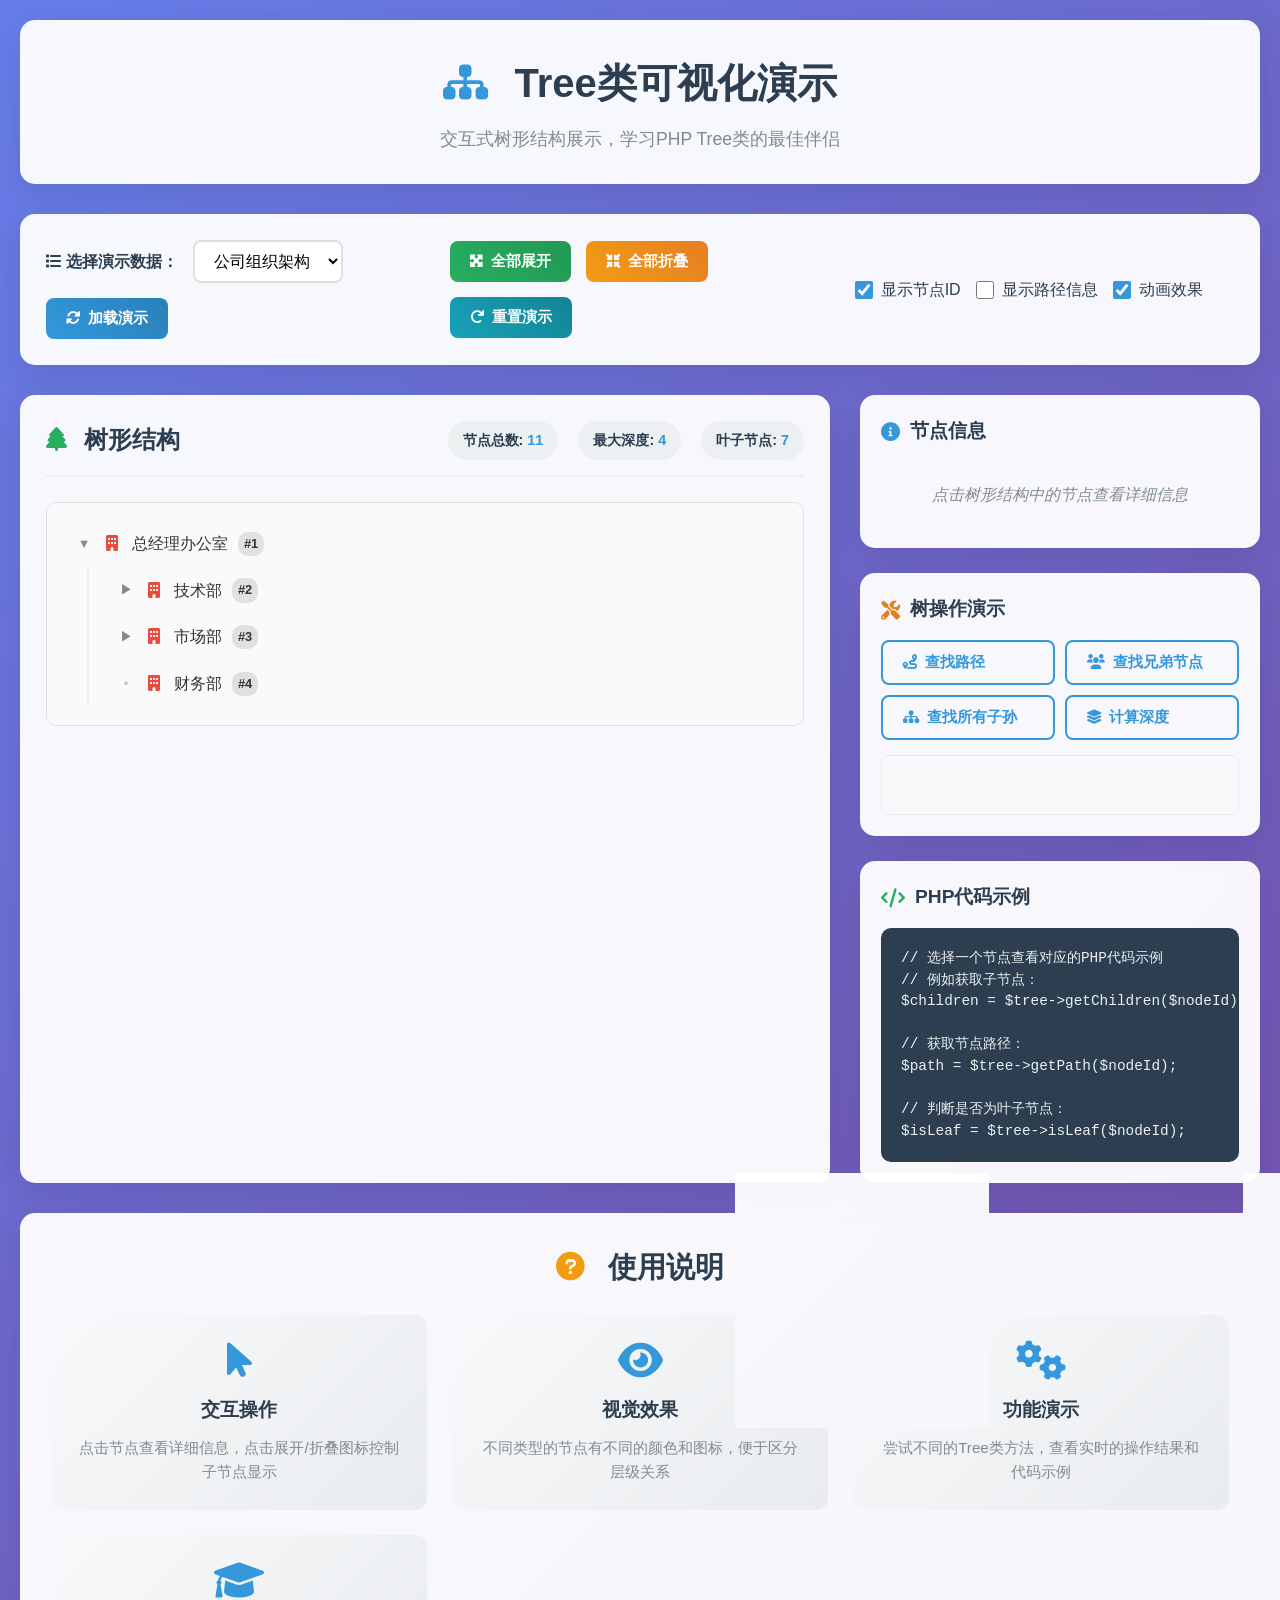
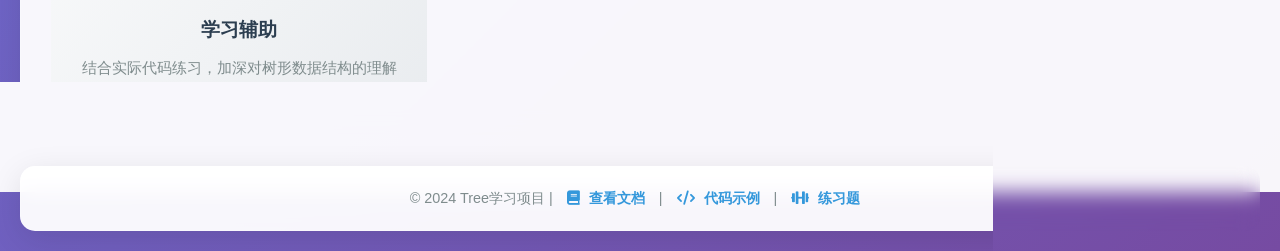
<file: tree/assets/tree_demo.html>
<!DOCTYPE html>
<html lang="zh-CN">
<head>
    <meta charset="UTF-8">
    <meta name="viewport" content="width=device-width, initial-scale=1.0">
    <title>Tree类可视化演示 - 交互式树形结构</title>
    <link rel="stylesheet" href="style.css">
    <link href="https://cdnjs.cloudflare.com/ajax/libs/font-awesome/6.0.0/css/all.min.css" rel="stylesheet">
</head>
<body>
    <div class="container">
        <!-- 头部 -->
        <header class="header">
            <h1><i class="fas fa-sitemap"></i> Tree类可视化演示</h1>
            <p>交互式树形结构展示，学习PHP Tree类的最佳伴侣</p>
        </header>

        <!-- 控制面板 -->
        <div class="control-panel">
            <div class="demo-selector">
                <label for="demo-select"><i class="fas fa-list"></i> 选择演示数据：</label>
                <select id="demo-select">
                    <option value="company">公司组织架构</option>
                    <option value="ecommerce">电商分类系统</option>
                    <option value="education">在线教育课程</option>
                    <option value="menu">网站导航菜单</option>
                    <option value="filesystem">文件系统结构</option>
                </select>
                <button id="load-demo" class="btn btn-primary">
                    <i class="fas fa-sync-alt"></i> 加载演示
                </button>
            </div>

            <div class="tree-controls">
                <button id="expand-all" class="btn btn-success">
                    <i class="fas fa-expand-arrows-alt"></i> 全部展开
                </button>
                <button id="collapse-all" class="btn btn-warning">
                    <i class="fas fa-compress-arrows-alt"></i> 全部折叠
                </button>
                <button id="reset-demo" class="btn btn-info">
                    <i class="fas fa-redo"></i> 重置演示
                </button>
            </div>

            <div class="view-options">
                <label class="checkbox-label">
                    <input type="checkbox" id="show-ids" checked>
                    <span>显示节点ID</span>
                </label>
                <label class="checkbox-label">
                    <input type="checkbox" id="show-path">
                    <span>显示路径信息</span>
                </label>
                <label class="checkbox-label">
                    <input type="checkbox" id="animate-toggle" checked>
                    <span>动画效果</span>
                </label>
            </div>
        </div>

        <!-- 主要内容区域 -->
        <div class="main-content">
            <!-- 树形结构显示区域 -->
            <div class="tree-container">
                <div class="tree-header">
                    <h2><i class="fas fa-tree"></i> 树形结构</h2>
                    <div class="tree-stats">
                        <span class="stat">节点总数: <span id="total-nodes">0</span></span>
                        <span class="stat">最大深度: <span id="max-depth">0</span></span>
                        <span class="stat">叶子节点: <span id="leaf-nodes">0</span></span>
                    </div>
                </div>
                <div id="tree-display" class="tree-display">
                    <!-- 树形结构将在这里动态生成 -->
                </div>
            </div>

            <!-- 信息面板 -->
            <div class="info-panel">
                <div class="selected-node-info">
                    <h3><i class="fas fa-info-circle"></i> 节点信息</h3>
                    <div id="node-details">
                        <p class="placeholder">点击树形结构中的节点查看详细信息</p>
                    </div>
                </div>

                <div class="tree-operations">
                    <h3><i class="fas fa-tools"></i> 树操作演示</h3>
                    <div class="operation-buttons">
                        <button id="find-path" class="btn btn-outline">
                            <i class="fas fa-route"></i> 查找路径
                        </button>
                        <button id="find-siblings" class="btn btn-outline">
                            <i class="fas fa-users"></i> 查找兄弟节点
                        </button>
                        <button id="find-descendants" class="btn btn-outline">
                            <i class="fas fa-sitemap"></i> 查找所有子孙
                        </button>
                        <button id="calculate-depth" class="btn btn-outline">
                            <i class="fas fa-layer-group"></i> 计算深度
                        </button>
                    </div>
                    <div id="operation-result" class="operation-result">
                        <!-- 操作结果将显示在这里 -->
                    </div>
                </div>

                <div class="code-example">
                    <h3><i class="fas fa-code"></i> PHP代码示例</h3>
                    <pre id="code-display"><code>// 选择一个节点查看对应的PHP代码示例
// 例如获取子节点：
$children = $tree->getChildren($nodeId);

// 获取节点路径：
$path = $tree->getPath($nodeId);

// 判断是否为叶子节点：
$isLeaf = $tree->isLeaf($nodeId);</code></pre>
                </div>
            </div>
        </div>

        <!-- 使用说明 -->
        <div class="instructions">
            <h2><i class="fas fa-question-circle"></i> 使用说明</h2>
            <div class="instruction-grid">
                <div class="instruction-item">
                    <i class="fas fa-mouse-pointer"></i>
                    <h4>交互操作</h4>
                    <p>点击节点查看详细信息，点击展开/折叠图标控制子节点显示</p>
                </div>
                <div class="instruction-item">
                    <i class="fas fa-eye"></i>
                    <h4>视觉效果</h4>
                    <p>不同类型的节点有不同的颜色和图标，便于区分层级关系</p>
                </div>
                <div class="instruction-item">
                    <i class="fas fa-cogs"></i>
                    <h4>功能演示</h4>
                    <p>尝试不同的Tree类方法，查看实时的操作结果和代码示例</p>
                </div>
                <div class="instruction-item">
                    <i class="fas fa-graduation-cap"></i>
                    <h4>学习辅助</h4>
                    <p>结合实际代码练习，加深对树形数据结构的理解</p>
                </div>
            </div>
        </div>

        <!-- 页脚 -->
        <footer class="footer">
            <p>&copy; 2024 Tree学习项目 | 
                <a href="../README.md"><i class="fas fa-book"></i> 查看文档</a> | 
                <a href="../examples/"><i class="fas fa-code"></i> 代码示例</a> | 
                <a href="../exercises/"><i class="fas fa-dumbbell"></i> 练习题</a>
            </p>
        </footer>
    </div>

    <script>
        // 演示数据
        const demoData = {
            company: {
                name: "公司组织架构",
                data: {
                    1: {id: 1, parentid: 0, name: "总经理办公室", type: "department", level: 1},
                    2: {id: 2, parentid: 1, name: "技术部", type: "department", level: 2},
                    3: {id: 3, parentid: 1, name: "市场部", type: "department", level: 2},
                    4: {id: 4, parentid: 1, name: "财务部", type: "department", level: 2},
                    5: {id: 5, parentid: 2, name: "开发组", type: "team", level: 3},
                    6: {id: 6, parentid: 2, name: "测试组", type: "team", level: 3},
                    7: {id: 7, parentid: 3, name: "市场推广组", type: "team", level: 3},
                    8: {id: 8, parentid: 3, name: "客服组", type: "team", level: 3},
                    9: {id: 9, parentid: 5, name: "前端开发", type: "position", level: 4},
                    10: {id: 10, parentid: 5, name: "后端开发", type: "position", level: 4},
                    11: {id: 11, parentid: 5, name: "UI设计", type: "position", level: 4}
                }
            },
            ecommerce: {
                name: "电商分类系统",
                data: {
                    1: {id: 1, parentid: 0, name: "电子产品", type: "category", products: 1500},
                    2: {id: 2, parentid: 0, name: "服装鞋帽", type: "category", products: 2300},
                    3: {id: 3, parentid: 0, name: "家居用品", type: "category", products: 800},
                    4: {id: 4, parentid: 1, name: "手机通讯", type: "subcategory", products: 500},
                    5: {id: 5, parentid: 1, name: "电脑办公", type: "subcategory", products: 600},
                    6: {id: 6, parentid: 1, name: "数码相机", type: "subcategory", products: 400},
                    7: {id: 7, parentid: 4, name: "智能手机", type: "product", price: 3999},
                    8: {id: 8, parentid: 4, name: "老人手机", type: "product", price: 299},
                    9: {id: 9, parentid: 5, name: "笔记本电脑", type: "product", price: 5999},
                    10: {id: 10, parentid: 5, name: "台式电脑", type: "product", price: 4599}
                }
            },
            education: {
                name: "在线教育课程",
                data: {
                    1: {id: 1, parentid: 0, name: "编程开发", type: "category", courses: 0},
                    2: {id: 2, parentid: 0, name: "设计创意", type: "category", courses: 0},
                    3: {id: 3, parentid: 1, name: "前端开发", type: "subcategory", courses: 0},
                    4: {id: 4, parentid: 1, name: "后端开发", type: "subcategory", courses: 0},
                    5: {id: 5, parentid: 2, name: "UI设计", type: "subcategory", courses: 0},
                    6: {id: 6, parentid: 3, name: "HTML/CSS基础", type: "course", price: 199, students: 1250},
                    7: {id: 7, parentid: 3, name: "JavaScript进阶", type: "course", price: 299, students: 980},
                    8: {id: 8, parentid: 4, name: "Python基础", type: "course", price: 249, students: 1456},
                    9: {id: 9, parentid: 4, name: "Node.js开发", type: "course", price: 349, students: 567},
                    10: {id: 10, parentid: 5, name: "Photoshop精通", type: "course", price: 299, students: 890}
                }
            },
            menu: {
                name: "网站导航菜单",
                data: {
                    1: {id: 1, parentid: 0, name: "首页", type: "menu", url: "/"},
                    2: {id: 2, parentid: 0, name: "产品中心", type: "menu", url: "/products"},
                    3: {id: 3, parentid: 0, name: "新闻中心", type: "menu", url: "/news"},
                    4: {id: 4, parentid: 0, name: "关于我们", type: "menu", url: "/about"},
                    5: {id: 5, parentid: 2, name: "手机产品", type: "submenu", url: "/products/phone"},
                    6: {id: 6, parentid: 2, name: "电脑产品", type: "submenu", url: "/products/computer"},
                    7: {id: 7, parentid: 3, name: "公司新闻", type: "submenu", url: "/news/company"},
                    8: {id: 8, parentid: 3, name: "行业动态", type: "submenu", url: "/news/industry"},
                    9: {id: 9, parentid: 5, name: "iPhone系列", type: "item", url: "/products/phone/iphone"},
                    10: {id: 10, parentid: 5, name: "安卓手机", type: "item", url: "/products/phone/android"}
                }
            },
            filesystem: {
                name: "文件系统结构",
                data: {
                    1: {id: 1, parentid: 0, name: "项目根目录", type: "folder", size: ""},
                    2: {id: 2, parentid: 1, name: "src", type: "folder", size: ""},
                    3: {id: 3, parentid: 1, name: "assets", type: "folder", size: ""},
                    4: {id: 4, parentid: 1, name: "docs", type: "folder", size: ""},
                    5: {id: 5, parentid: 2, name: "components", type: "folder", size: ""},
                    6: {id: 6, parentid: 2, name: "utils", type: "folder", size: ""},
                    7: {id: 7, parentid: 5, name: "Header.php", type: "file", size: "2.3KB"},
                    8: {id: 8, parentid: 5, name: "Footer.php", type: "file", size: "1.8KB"},
                    9: {id: 9, parentid: 6, name: "Tree.php", type: "file", size: "15.6KB"},
                    10: {id: 10, parentid: 3, name: "style.css", type: "file", size: "8.9KB"}
                }
            }
        };

        // 当前数据和状态
        let currentData = {};
        let selectedNode = null;
        let expandedNodes = new Set();

        // 工具函数：获取节点图标
        function getNodeIcon(node) {
            const icons = {
                department: 'fas fa-building',
                team: 'fas fa-users',
                position: 'fas fa-user',
                category: 'fas fa-folder',
                subcategory: 'fas fa-folder-open',
                product: 'fas fa-box',
                course: 'fas fa-graduation-cap',
                menu: 'fas fa-home',
                submenu: 'fas fa-list',
                item: 'fas fa-link',
                folder: 'fas fa-folder',
                file: 'fas fa-file'
            };
            return icons[node.type] || 'fas fa-circle';
        }

        // 工具函数：获取节点CSS类
        function getNodeClass(node) {
            return `node-${node.type}`;
        }

        // 工具函数：获取子节点
        function getChildren(parentId) {
            return Object.values(currentData).filter(node => node.parentid == parentId);
        }

        // 工具函数：判断是否有子节点
        function hasChildren(nodeId) {
            return getChildren(nodeId).length > 0;
        }

        // 工具函数：获取节点路径
        function getNodePath(nodeId) {
            const path = [];
            let currentNode = currentData[nodeId];
            
            while (currentNode) {
                path.unshift(currentNode.name);
                if (currentNode.parentid == 0) break;
                currentNode = currentData[currentNode.parentid];
            }
            
            return path.join(' > ');
        }

        // 工具函数：计算最大深度
        function calculateMaxDepth() {
            let maxDepth = 0;
            
            function getDepth(nodeId, depth = 1) {
                maxDepth = Math.max(maxDepth, depth);
                const children = getChildren(nodeId);
                children.forEach(child => getDepth(child.id, depth + 1));
            }
            
            const roots = getChildren(0);
            roots.forEach(root => getDepth(root.id));
            
            return maxDepth;
        }

        // 工具函数：统计叶子节点
        function countLeafNodes() {
            return Object.values(currentData).filter(node => !hasChildren(node.id)).length;
        }

        // 渲染树节点
        function renderNode(node, level = 0) {
            const hasChildNodes = hasChildren(node.id);
            const isExpanded = expandedNodes.has(node.id);
            const showIds = document.getElementById('show-ids').checked;
            const showPath = document.getElementById('show-path').checked;
            
            let html = `
                <div class="tree-node ${getNodeClass(node)} ${selectedNode === node.id ? 'selected' : ''}" 
                     data-node-id="${node.id}" data-level="${level}">
                    <div class="node-content">
                        <span class="node-toggle ${hasChildNodes ? (isExpanded ? 'expanded' : 'collapsed') : 'no-children'}"
                              data-node-id="${node.id}">
                            ${hasChildNodes ? (isExpanded ? '▼' : '▶') : '•'}
                        </span>
                        <span class="node-icon">
                            <i class="${getNodeIcon(node)}"></i>
                        </span>
                        <span class="node-name" data-node-id="${node.id}">
                            ${node.name}
                            ${showIds ? `<span class="node-id">#${node.id}</span>` : ''}
                        </span>
                        ${showPath ? `<span class="node-path">${getNodePath(node.id)}</span>` : ''}
                    </div>
            `;
            
            if (hasChildNodes && isExpanded) {
                html += '<div class="node-children">';
                const children = getChildren(node.id);
                children.forEach(child => {
                    html += renderNode(child, level + 1);
                });
                html += '</div>';
            }
            
            html += '</div>';
            return html;
        }

        // 渲染整个树
        function renderTree() {
            const container = document.getElementById('tree-display');
            const roots = getChildren(0);
            
            let html = '';
            roots.forEach(root => {
                html += renderNode(root);
            });
            
            container.innerHTML = html || '<p class="no-data">没有数据可显示</p>';
            
            // 更新统计信息
            updateStats();
            
            // 绑定事件
            bindTreeEvents();
        }

        // 更新统计信息
        function updateStats() {
            document.getElementById('total-nodes').textContent = Object.keys(currentData).length;
            document.getElementById('max-depth').textContent = calculateMaxDepth();
            document.getElementById('leaf-nodes').textContent = countLeafNodes();
        }

        // 绑定树形结构事件
        function bindTreeEvents() {
            // 展开/折叠事件
            document.querySelectorAll('.node-toggle').forEach(toggle => {
                toggle.addEventListener('click', function(e) {
                    e.stopPropagation();
                    const nodeId = parseInt(this.dataset.nodeId);
                    
                    if (hasChildren(nodeId)) {
                        if (expandedNodes.has(nodeId)) {
                            expandedNodes.delete(nodeId);
                        } else {
                            expandedNodes.add(nodeId);
                        }
                        
                        if (document.getElementById('animate-toggle').checked) {
                            this.style.transform = 'rotate(180deg)';
                            setTimeout(() => {
                                this.style.transform = '';
                                renderTree();
                            }, 150);
                        } else {
                            renderTree();
                        }
                    }
                });
            });

            // 节点选择事件
            document.querySelectorAll('.node-name').forEach(name => {
                name.addEventListener('click', function(e) {
                    e.stopPropagation();
                    const nodeId = parseInt(this.dataset.nodeId);
                    selectNode(nodeId);
                });
            });
        }

        // 选择节点
        function selectNode(nodeId) {
            selectedNode = nodeId;
            renderTree();
            showNodeDetails(currentData[nodeId]);
            generateCodeExample(nodeId);
        }

        // 显示节点详细信息
        function showNodeDetails(node) {
            const container = document.getElementById('node-details');
            const children = getChildren(node.id);
            const isLeaf = !hasChildren(node.id);
            
            let html = `
                <div class="node-detail-card">
                    <h4><i class="${getNodeIcon(node)}"></i> ${node.name}</h4>
                    <div class="detail-grid">
                        <div class="detail-item">
                            <span class="label">节点ID:</span>
                            <span class="value">${node.id}</span>
                        </div>
                        <div class="detail-item">
                            <span class="label">父节点ID:</span>
                            <span class="value">${node.parentid}</span>
                        </div>
                        <div class="detail-item">
                            <span class="label">节点类型:</span>
                            <span class="value">${node.type}</span>
                        </div>
                        <div class="detail-item">
                            <span class="label">路径:</span>
                            <span class="value">${getNodePath(node.id)}</span>
                        </div>
                        <div class="detail-item">
                            <span class="label">子节点数:</span>
                            <span class="value">${children.length}</span>
                        </div>
                        <div class="detail-item">
                            <span class="label">是否叶子节点:</span>
                            <span class="value">${isLeaf ? '是' : '否'}</span>
                        </div>
            `;

            // 显示额外属性
            Object.keys(node).forEach(key => {
                if (!['id', 'parentid', 'name', 'type'].includes(key)) {
                    html += `
                        <div class="detail-item">
                            <span class="label">${key}:</span>
                            <span class="value">${node[key]}</span>
                        </div>
                    `;
                }
            });

            html += `</div></div>`;
            container.innerHTML = html;
        }

        // 生成代码示例
        function generateCodeExample(nodeId) {
            const container = document.getElementById('code-display');
            const node = currentData[nodeId];
            
            const code = `// 选中节点: ${node.name} (ID: ${nodeId})

// 获取节点信息
$node = $tree->data[${nodeId}];
// 结果: ${JSON.stringify(node, null, 2).replace(/\n/g, '\\n//        ')}

// 获取子节点
$children = $tree->getChildren(${nodeId});
// 子节点数量: ${getChildren(nodeId).length}

// 获取节点路径
$path = $tree->getPathString(${nodeId});
// 路径: "${getNodePath(nodeId)}"

// 判断是否为叶子节点
$isLeaf = $tree->isLeaf(${nodeId});
// 结果: ${!hasChildren(nodeId) ? 'true' : 'false'}

// 获取父节点
${node.parentid > 0 ? `$parent = $tree->getParent(${nodeId});
// 父节点: ${currentData[node.parentid]?.name || '未找到'}` : '// 这是根节点，没有父节点'}`;
            
            container.innerHTML = `<code>${code}</code>`;
        }

        // 加载演示数据
        function loadDemo(demoType) {
            const demo = demoData[demoType];
            if (!demo) return;
            
            currentData = demo.data;
            selectedNode = null;
            expandedNodes.clear();
            
            // 默认展开根节点
            const roots = getChildren(0);
            roots.forEach(root => expandedNodes.add(root.id));
            
            renderTree();
            
            // 清空详细信息
            document.getElementById('node-details').innerHTML = '<p class="placeholder">点击树形结构中的节点查看详细信息</p>';
            document.getElementById('operation-result').innerHTML = '';
        }

        // 树操作函数
        function performTreeOperation(operation) {
            if (!selectedNode) {
                alert('请先选择一个节点！');
                return;
            }
            
            const resultContainer = document.getElementById('operation-result');
            const node = currentData[selectedNode];
            let result = '';
            
            switch (operation) {
                case 'find-path':
                    result = `<h4>路径查找结果:</h4><p>${getNodePath(selectedNode)}</p>`;
                    break;
                
                case 'find-siblings':
                    const siblings = Object.values(currentData).filter(n => 
                        n.parentid === node.parentid && n.id !== selectedNode
                    );
                    result = `<h4>兄弟节点 (${siblings.length}个):</h4>`;
                    if (siblings.length > 0) {
                        result += '<ul>' + siblings.map(s => `<li>${s.name} (#${s.id})</li>`).join('') + '</ul>';
                    } else {
                        result += '<p>没有兄弟节点</p>';
                    }
                    break;
                
                case 'find-descendants':
                    function getAllDescendants(nodeId) {
                        let descendants = [];
                        const children = getChildren(nodeId);
                        children.forEach(child => {
                            descendants.push(child);
                            descendants = descendants.concat(getAllDescendants(child.id));
                        });
                        return descendants;
                    }
                    
                    const descendants = getAllDescendants(selectedNode);
                    result = `<h4>所有子孙节点 (${descendants.length}个):</h4>`;
                    if (descendants.length > 0) {
                        result += '<ul>' + descendants.map(d => `<li>${d.name} (#${d.id})</li>`).join('') + '</ul>';
                    } else {
                        result += '<p>没有子孙节点</p>';
                    }
                    break;
                
                case 'calculate-depth':
                    function getNodeDepth(nodeId) {
                        let depth = 1;
                        let current = currentData[nodeId];
                        while (current && current.parentid !== 0) {
                            depth++;
                            current = currentData[current.parentid];
                        }
                        return depth;
                    }
                    
                    const depth = getNodeDepth(selectedNode);
                    result = `<h4>节点深度:</h4><p>第 ${depth} 层</p>`;
                    break;
            }
            
            resultContainer.innerHTML = result;
        }

        // 初始化页面
        document.addEventListener('DOMContentLoaded', function() {
            // 加载默认演示
            loadDemo('company');
            
            // 绑定控件事件
            document.getElementById('load-demo').addEventListener('click', function() {
                const demoType = document.getElementById('demo-select').value;
                loadDemo(demoType);
            });
            
            document.getElementById('expand-all').addEventListener('click', function() {
                Object.values(currentData).forEach(node => {
                    if (hasChildren(node.id)) {
                        expandedNodes.add(node.id);
                    }
                });
                renderTree();
            });
            
            document.getElementById('collapse-all').addEventListener('click', function() {
                expandedNodes.clear();
                renderTree();
            });
            
            document.getElementById('reset-demo').addEventListener('click', function() {
                const demoType = document.getElementById('demo-select').value;
                loadDemo(demoType);
            });
            
            // 视图选项
            document.getElementById('show-ids').addEventListener('change', renderTree);
            document.getElementById('show-path').addEventListener('change', renderTree);
            
            // 树操作按钮
            document.getElementById('find-path').addEventListener('click', () => performTreeOperation('find-path'));
            document.getElementById('find-siblings').addEventListener('click', () => performTreeOperation('find-siblings'));
            document.getElementById('find-descendants').addEventListener('click', () => performTreeOperation('find-descendants'));
            document.getElementById('calculate-depth').addEventListener('click', () => performTreeOperation('calculate-depth'));
        });
    </script>
</body>
</html>
</file>
<file: tree/assets/style.css>
/* 
 * Tree类可视化演示样式文件
 * 现代化、响应式的树形结构展示界面
 */

/* ===== 基础样式重置 ===== */
* {
    margin: 0;
    padding: 0;
    box-sizing: border-box;
}

body {
    font-family: 'Segoe UI', Tahoma, Geneva, Verdana, sans-serif;
    line-height: 1.6;
    color: #333;
    background: linear-gradient(135deg, #667eea 0%, #764ba2 100%);
    min-height: 100vh;
}

.container {
    max-width: 1400px;
    margin: 0 auto;
    padding: 20px;
    min-height: 100vh;
    display: flex;
    flex-direction: column;
}

/* ===== 头部样式 ===== */
.header {
    background: rgba(255, 255, 255, 0.95);
    backdrop-filter: blur(10px);
    border-radius: 15px;
    padding: 30px;
    text-align: center;
    margin-bottom: 30px;
    box-shadow: 0 8px 32px rgba(0, 0, 0, 0.1);
    border: 1px solid rgba(255, 255, 255, 0.2);
}

.header h1 {
    font-size: 2.5rem;
    color: #2c3e50;
    margin-bottom: 10px;
    font-weight: 700;
}

.header h1 i {
    color: #3498db;
    margin-right: 15px;
}

.header p {
    font-size: 1.1rem;
    color: #7f8c8d;
    font-weight: 300;
}

/* ===== 控制面板样式 ===== */
.control-panel {
    background: rgba(255, 255, 255, 0.95);
    backdrop-filter: blur(10px);
    border-radius: 15px;
    padding: 25px;
    margin-bottom: 30px;
    box-shadow: 0 8px 32px rgba(0, 0, 0, 0.1);
    border: 1px solid rgba(255, 255, 255, 0.2);
    display: grid;
    grid-template-columns: 1fr 1fr 1fr;
    gap: 25px;
    align-items: center;
}

.demo-selector, .tree-controls, .view-options {
    display: flex;
    align-items: center;
    gap: 15px;
    flex-wrap: wrap;
}

.demo-selector label {
    font-weight: 600;
    color: #2c3e50;
    white-space: nowrap;
}

select {
    padding: 10px 15px;
    border: 2px solid #e0e0e0;
    border-radius: 8px;
    font-size: 1rem;
    background: white;
    transition: all 0.3s ease;
    min-width: 150px;
}

select:focus {
    outline: none;
    border-color: #3498db;
    box-shadow: 0 0 0 3px rgba(52, 152, 219, 0.1);
}

/* ===== 按钮样式 ===== */
.btn {
    padding: 10px 20px;
    border: none;
    border-radius: 8px;
    font-size: 0.95rem;
    font-weight: 600;
    cursor: pointer;
    transition: all 0.3s ease;
    display: inline-flex;
    align-items: center;
    gap: 8px;
    text-decoration: none;
    white-space: nowrap;
}

.btn i {
    font-size: 0.9rem;
}

.btn-primary {
    background: linear-gradient(45deg, #3498db, #2980b9);
    color: white;
}

.btn-primary:hover {
    background: linear-gradient(45deg, #2980b9, #2471a3);
    transform: translateY(-2px);
    box-shadow: 0 5px 15px rgba(52, 152, 219, 0.3);
}

.btn-success {
    background: linear-gradient(45deg, #27ae60, #229954);
    color: white;
}

.btn-success:hover {
    background: linear-gradient(45deg, #229954, #1e8449);
    transform: translateY(-2px);
    box-shadow: 0 5px 15px rgba(39, 174, 96, 0.3);
}

.btn-warning {
    background: linear-gradient(45deg, #f39c12, #e67e22);
    color: white;
}

.btn-warning:hover {
    background: linear-gradient(45deg, #e67e22, #d35400);
    transform: translateY(-2px);
    box-shadow: 0 5px 15px rgba(243, 156, 18, 0.3);
}

.btn-info {
    background: linear-gradient(45deg, #17a2b8, #138496);
    color: white;
}

.btn-info:hover {
    background: linear-gradient(45deg, #138496, #117a8b);
    transform: translateY(-2px);
    box-shadow: 0 5px 15px rgba(23, 162, 184, 0.3);
}

.btn-outline {
    background: transparent;
    color: #3498db;
    border: 2px solid #3498db;
}

.btn-outline:hover {
    background: #3498db;
    color: white;
    transform: translateY(-2px);
    box-shadow: 0 5px 15px rgba(52, 152, 219, 0.3);
}

/* ===== 复选框样式 ===== */
.checkbox-label {
    display: flex;
    align-items: center;
    gap: 8px;
    font-weight: 500;
    color: #2c3e50;
    cursor: pointer;
    white-space: nowrap;
}

.checkbox-label input[type="checkbox"] {
    width: 18px;
    height: 18px;
    accent-color: #3498db;
    cursor: pointer;
}

/* ===== 主要内容区域 ===== */
.main-content {
    display: grid;
    grid-template-columns: 1fr 400px;
    gap: 30px;
    flex: 1;
    margin-bottom: 30px;
}

/* ===== 树形容器样式 ===== */
.tree-container {
    background: rgba(255, 255, 255, 0.95);
    backdrop-filter: blur(10px);
    border-radius: 15px;
    padding: 25px;
    box-shadow: 0 8px 32px rgba(0, 0, 0, 0.1);
    border: 1px solid rgba(255, 255, 255, 0.2);
    overflow: hidden;
}

.tree-header {
    display: flex;
    justify-content: space-between;
    align-items: center;
    margin-bottom: 25px;
    padding-bottom: 15px;
    border-bottom: 2px solid #ecf0f1;
}

.tree-header h2 {
    color: #2c3e50;
    font-size: 1.5rem;
    font-weight: 600;
}

.tree-header h2 i {
    color: #27ae60;
    margin-right: 10px;
}

.tree-stats {
    display: flex;
    gap: 20px;
}

.stat {
    background: #ecf0f1;
    padding: 8px 15px;
    border-radius: 20px;
    font-size: 0.9rem;
    font-weight: 600;
    color: #2c3e50;
}

.stat span {
    color: #3498db;
    font-weight: 700;
}

/* ===== 树形显示区域 ===== */
.tree-display {
    max-height: 600px;
    overflow-y: auto;
    overflow-x: auto;
    border: 1px solid #e0e0e0;
    border-radius: 10px;
    padding: 15px;
    background: #fafafa;
}

.tree-display::-webkit-scrollbar {
    width: 8px;
    height: 8px;
}

.tree-display::-webkit-scrollbar-track {
    background: #f1f1f1;
    border-radius: 4px;
}

.tree-display::-webkit-scrollbar-thumb {
    background: #c1c1c1;
    border-radius: 4px;
}

.tree-display::-webkit-scrollbar-thumb:hover {
    background: #a1a1a1;
}

.no-data {
    text-align: center;
    color: #7f8c8d;
    font-style: italic;
    padding: 50px;
}

/* ===== 树节点样式 ===== */
.tree-node {
    margin: 5px 0;
    user-select: none;
}

.node-content {
    display: flex;
    align-items: center;
    padding: 8px 12px;
    border-radius: 8px;
    transition: all 0.3s ease;
    cursor: pointer;
    position: relative;
}

.node-content:hover {
    background: rgba(52, 152, 219, 0.1);
    transform: translateX(5px);
}

.tree-node.selected .node-content {
    background: linear-gradient(45deg, #3498db, #2980b9);
    color: white;
    box-shadow: 0 3px 10px rgba(52, 152, 219, 0.3);
}

.node-toggle {
    width: 20px;
    height: 20px;
    display: flex;
    align-items: center;
    justify-content: center;
    margin-right: 8px;
    font-size: 0.8rem;
    color: #7f8c8d;
    cursor: pointer;
    transition: all 0.3s ease;
    border-radius: 3px;
}

.node-toggle:hover {
    background: rgba(127, 140, 141, 0.2);
    color: #2c3e50;
}

.node-toggle.no-children {
    cursor: default;
    opacity: 0.5;
}

.node-icon {
    margin-right: 10px;
    font-size: 1rem;
    width: 20px;
    text-align: center;
}

.node-name {
    flex: 1;
    font-weight: 500;
    display: flex;
    align-items: center;
    gap: 10px;
}

.node-id {
    background: rgba(0, 0, 0, 0.1);
    padding: 2px 6px;
    border-radius: 10px;
    font-size: 0.8rem;
    font-weight: 600;
}

.tree-node.selected .node-id {
    background: rgba(255, 255, 255, 0.2);
}

.node-path {
    font-size: 0.8rem;
    color: #7f8c8d;
    font-style: italic;
    margin-left: auto;
}

.tree-node.selected .node-path {
    color: rgba(255, 255, 255, 0.8);
}

.node-children {
    margin-left: 25px;
    border-left: 2px solid #ecf0f1;
    padding-left: 15px;
    margin-top: 5px;
}

/* ===== 节点类型样式 ===== */
.node-department .node-icon { color: #e74c3c; }
.node-team .node-icon { color: #f39c12; }
.node-position .node-icon { color: #27ae60; }
.node-category .node-icon { color: #3498db; }
.node-subcategory .node-icon { color: #9b59b6; }
.node-product .node-icon { color: #e67e22; }
.node-course .node-icon { color: #1abc9c; }
.node-menu .node-icon { color: #34495e; }
.node-submenu .node-icon { color: #7f8c8d; }
.node-item .node-icon { color: #95a5a6; }
.node-folder .node-icon { color: #f1c40f; }
.node-file .node-icon { color: #2ecc71; }

/* ===== 信息面板样式 ===== */
.info-panel {
    display: flex;
    flex-direction: column;
    gap: 25px;
}

.selected-node-info, .tree-operations, .code-example {
    background: rgba(255, 255, 255, 0.95);
    backdrop-filter: blur(10px);
    border-radius: 15px;
    padding: 20px;
    box-shadow: 0 8px 32px rgba(0, 0, 0, 0.1);
    border: 1px solid rgba(255, 255, 255, 0.2);
}

.selected-node-info h3, .tree-operations h3, .code-example h3 {
    color: #2c3e50;
    margin-bottom: 15px;
    font-size: 1.2rem;
    font-weight: 600;
    display: flex;
    align-items: center;
    gap: 10px;
}

.selected-node-info h3 i { color: #3498db; }
.tree-operations h3 i { color: #e67e22; }
.code-example h3 i { color: #27ae60; }

.placeholder {
    color: #7f8c8d;
    font-style: italic;
    text-align: center;
    padding: 20px;
}

/* ===== 节点详细信息卡片 ===== */
.node-detail-card {
    border: 1px solid #e0e0e0;
    border-radius: 10px;
    padding: 15px;
    background: #fafafa;
}

.node-detail-card h4 {
    color: #2c3e50;
    margin-bottom: 15px;
    font-size: 1.1rem;
    display: flex;
    align-items: center;
    gap: 10px;
}

.detail-grid {
    display: grid;
    grid-template-columns: 1fr 1fr;
    gap: 10px;
}

.detail-item {
    display: flex;
    justify-content: space-between;
    padding: 8px 0;
    border-bottom: 1px solid #ecf0f1;
}

.detail-item:last-child {
    border-bottom: none;
}

.detail-item .label {
    font-weight: 600;
    color: #2c3e50;
}

.detail-item .value {
    color: #7f8c8d;
    font-weight: 500;
}

/* ===== 树操作按钮 ===== */
.operation-buttons {
    display: grid;
    grid-template-columns: 1fr 1fr;
    gap: 10px;
    margin-bottom: 15px;
}

.operation-result {
    background: #f8f9fa;
    border: 1px solid #e9ecef;
    border-radius: 8px;
    padding: 15px;
    min-height: 60px;
    font-size: 0.9rem;
}

.operation-result h4 {
    color: #2c3e50;
    margin-bottom: 10px;
    font-size: 1rem;
}

.operation-result ul {
    list-style: none;
    padding-left: 0;
}

.operation-result li {
    padding: 5px 0;
    border-bottom: 1px solid #ecf0f1;
}

.operation-result li:last-child {
    border-bottom: none;
}

/* ===== 代码示例样式 ===== */
.code-example pre {
    background: #2c3e50;
    color: #ecf0f1;
    padding: 20px;
    border-radius: 10px;
    overflow-x: auto;
    font-family: 'Monaco', 'Menlo', 'Ubuntu Mono', monospace;
    font-size: 0.9rem;
    line-height: 1.5;
    max-height: 300px;
    overflow-y: auto;
}

.code-example pre::-webkit-scrollbar {
    width: 6px;
    height: 6px;
}

.code-example pre::-webkit-scrollbar-track {
    background: #34495e;
}

.code-example pre::-webkit-scrollbar-thumb {
    background: #7f8c8d;
    border-radius: 3px;
}

/* ===== 使用说明样式 ===== */
.instructions {
    background: rgba(255, 255, 255, 0.95);
    backdrop-filter: blur(10px);
    border-radius: 15px;
    padding: 30px;
    margin-bottom: 30px;
    box-shadow: 0 8px 32px rgba(0, 0, 0, 0.1);
    border: 1px solid rgba(255, 255, 255, 0.2);
}

.instructions h2 {
    color: #2c3e50;
    margin-bottom: 25px;
    font-size: 1.8rem;
    text-align: center;
    font-weight: 600;
}

.instructions h2 i {
    color: #f39c12;
    margin-right: 15px;
}

.instruction-grid {
    display: grid;
    grid-template-columns: repeat(auto-fit, minmax(280px, 1fr));
    gap: 25px;
}

.instruction-item {
    text-align: center;
    padding: 25px;
    border-radius: 12px;
    background: linear-gradient(135deg, #f8f9fa, #e9ecef);
    transition: all 0.3s ease;
}

.instruction-item:hover {
    transform: translateY(-5px);
    box-shadow: 0 10px 25px rgba(0, 0, 0, 0.1);
}

.instruction-item i {
    font-size: 2.5rem;
    color: #3498db;
    margin-bottom: 15px;
    display: block;
}

.instruction-item h4 {
    color: #2c3e50;
    margin-bottom: 10px;
    font-size: 1.2rem;
    font-weight: 600;
}

.instruction-item p {
    color: #7f8c8d;
    font-size: 0.95rem;
    line-height: 1.6;
}

/* ===== 页脚样式 ===== */
.footer {
    background: rgba(255, 255, 255, 0.95);
    backdrop-filter: blur(10px);
    border-radius: 15px;
    padding: 20px;
    text-align: center;
    box-shadow: 0 8px 32px rgba(0, 0, 0, 0.1);
    border: 1px solid rgba(255, 255, 255, 0.2);
    margin-top: auto;
}

.footer p {
    color: #7f8c8d;
    font-size: 0.9rem;
}

.footer a {
    color: #3498db;
    text-decoration: none;
    font-weight: 600;
    margin: 0 10px;
    transition: all 0.3s ease;
}

.footer a:hover {
    color: #2980b9;
    text-decoration: underline;
}

.footer a i {
    margin-right: 5px;
}

/* ===== 动画效果 ===== */
@keyframes fadeIn {
    from {
        opacity: 0;
        transform: translateY(20px);
    }
    to {
        opacity: 1;
        transform: translateY(0);
    }
}

@keyframes slideIn {
    from {
        opacity: 0;
        transform: translateX(-20px);
    }
    to {
        opacity: 1;
        transform: translateX(0);
    }
}

.tree-node {
    animation: slideIn 0.3s ease;
}

.node-detail-card, .operation-result {
    animation: fadeIn 0.3s ease;
}

/* ===== 响应式设计 ===== */
@media (max-width: 1200px) {
    .main-content {
        grid-template-columns: 1fr;
        gap: 20px;
    }
    
    .control-panel {
        grid-template-columns: 1fr;
        gap: 20px;
    }
    
    .instruction-grid {
        grid-template-columns: repeat(auto-fit, minmax(250px, 1fr));
        gap: 20px;
    }
}

@media (max-width: 768px) {
    .container {
        padding: 15px;
    }
    
    .header {
        padding: 20px;
    }
    
    .header h1 {
        font-size: 2rem;
    }
    
    .control-panel {
        padding: 20px;
    }
    
    .demo-selector, .tree-controls, .view-options {
        flex-direction: column;
        align-items: flex-start;
        gap: 10px;
    }
    
    .tree-stats {
        flex-direction: column;
        gap: 10px;
    }
    
    .detail-grid {
        grid-template-columns: 1fr;
    }
    
    .operation-buttons {
        grid-template-columns: 1fr;
    }
    
    .instruction-grid {
        grid-template-columns: 1fr;
    }
}

@media (max-width: 480px) {
    .header h1 {
        font-size: 1.5rem;
    }
    
    .tree-display {
        max-height: 400px;
    }
    
    .node-content {
        padding: 6px 8px;
    }
    
    .node-children {
        margin-left: 15px;
        padding-left: 10px;
    }
    
    .btn {
        padding: 8px 15px;
        font-size: 0.85rem;
    }
}

/* ===== 打印样式 ===== */
@media print {
    body {
        background: white;
    }
    
    .container {
        max-width: none;
        padding: 0;
    }
    
    .control-panel, .footer {
        display: none;
    }
    
    .main-content {
        grid-template-columns: 1fr;
    }
    
    .tree-container, .info-panel > * {
        background: white;
        box-shadow: none;
        border: 1px solid #ccc;
    }
}

/* ===== 深色主题支持 ===== */
@media (prefers-color-scheme: dark) {
    body {
        background: linear-gradient(135deg, #2c3e50 0%, #34495e 100%);
        color: #ecf0f1;
    }
    
    .header, .control-panel, .tree-container, .selected-node-info, .tree-operations, .code-example, .instructions, .footer {
        background: rgba(52, 73, 94, 0.95);
        color: #ecf0f1;
    }
    
    .header h1, .tree-header h2, .selected-node-info h3, .tree-operations h3, .code-example h3, .instructions h2 {
        color: #ecf0f1;
    }
    
    .header p, .placeholder {
        color: #bdc3c7;
    }
    
    select {
        background: #34495e;
        color: #ecf0f1;
        border-color: #7f8c8d;
    }
    
    .tree-display, .node-detail-card, .operation-result {
        background: #2c3e50;
        border-color: #7f8c8d;
    }
    
    .stat {
        background: #34495e;
        color: #ecf0f1;
    }
    
    .instruction-item {
        background: linear-gradient(135deg, #34495e, #2c3e50);
        color: #ecf0f1;
    }
    
    .instruction-item h4 {
        color: #ecf0f1;
    }
    
    .instruction-item p {
        color: #bdc3c7;
    }
}
</file>
